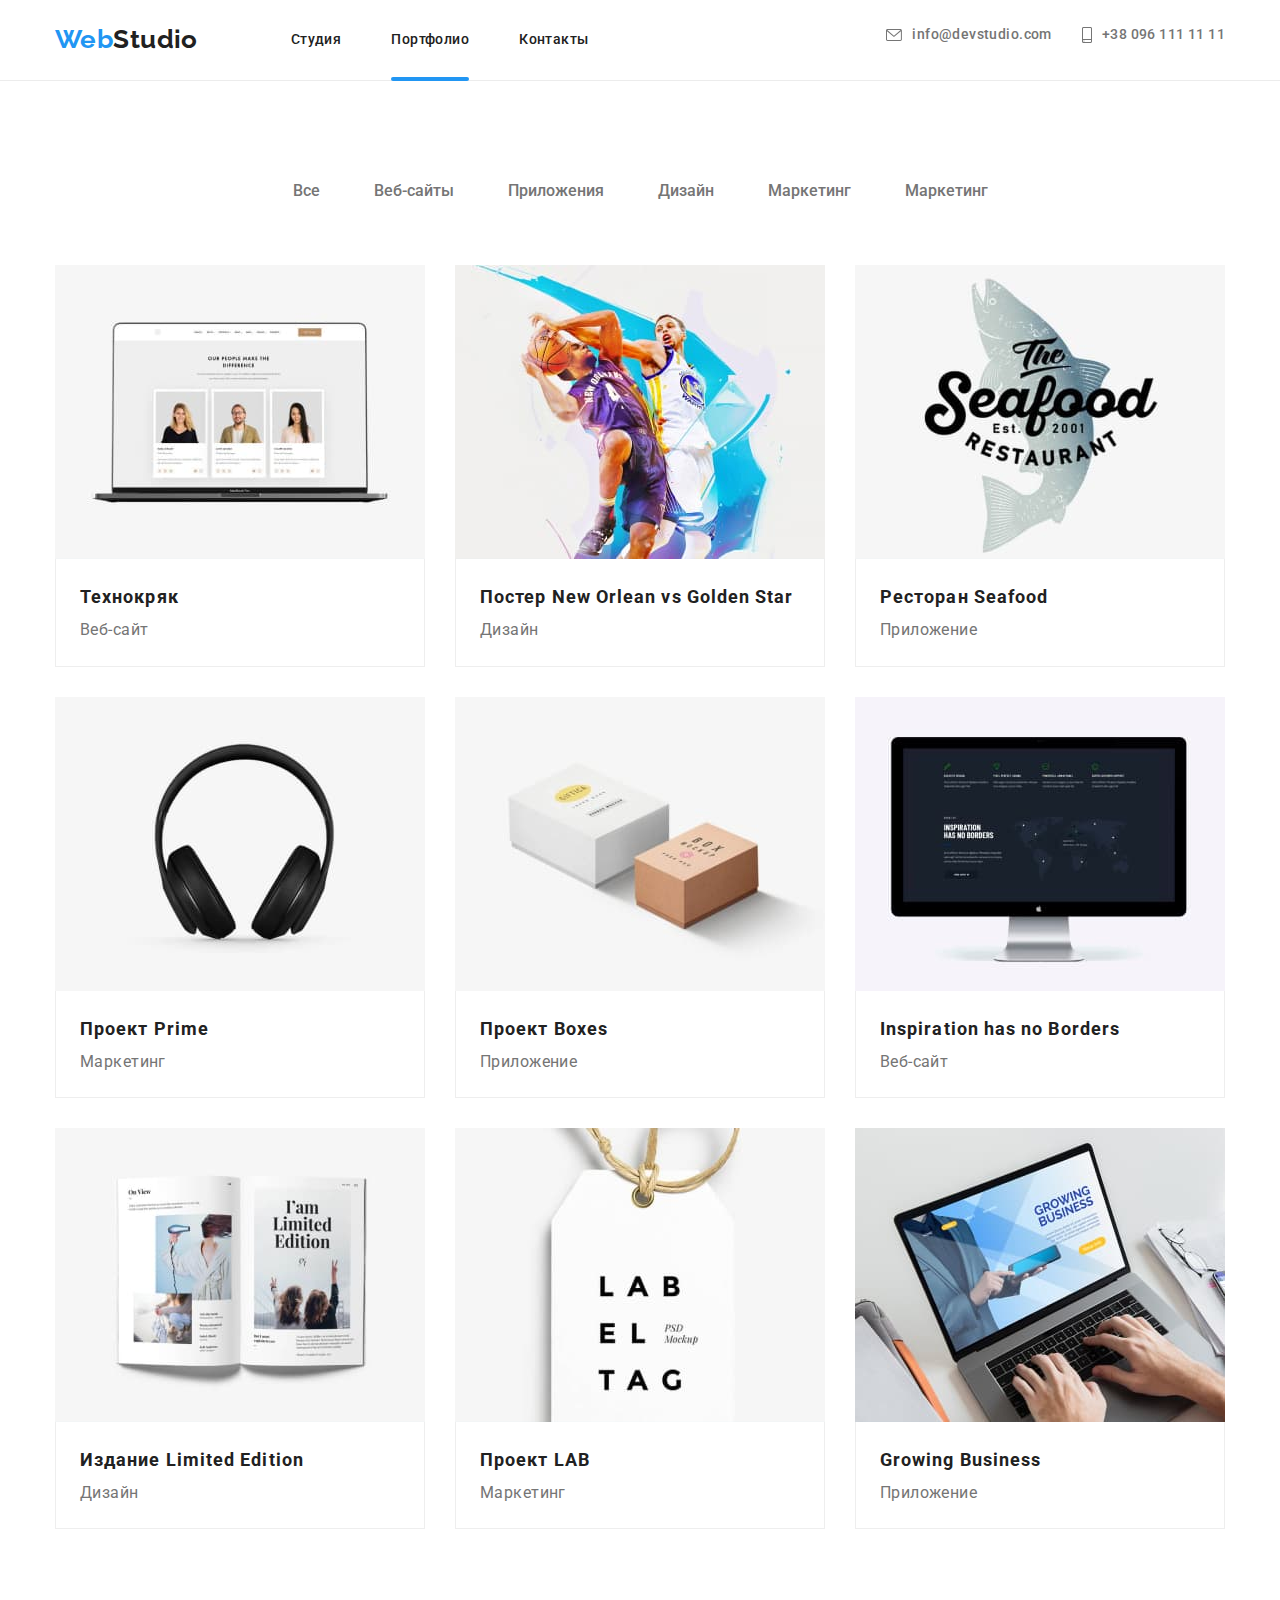
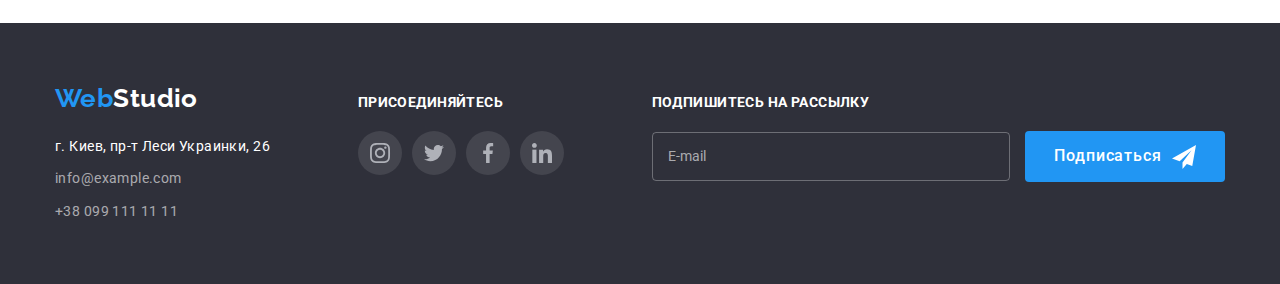
<file: portfolio.html>
<!DOCTYPE html>
<html lang="ru">
  <head>
    <meta charset="UTF-8" />
    <meta http-equiv="X-UA-Compatible" content="IE=edge" />
    <meta name="viewport" content="width=device-width, initial-scale=1.0" />
    <title>Document</title>
    <link rel="preconnect" href="https://fonts.gstatic.com" />
    <link
      href="https://fonts.googleapis.com/css2?family=Raleway:wght@700&family=Roboto:wght@400;500;700;900&display=swap"
      rel="stylesheet"
    />
    <link rel="stylesheet" href="./css/portfolio.min.css" />
  </head>
  <body>
    <header class="page-header">
      <div class="container page-header__inner">
        <a class="logo page-header__logo" href="./index.html" lang="en"
          ><span class="logo__accent">Web</span>Studio</a
        >
        <div class="mob-menu page-header__inner page-header__united-block">
          <div class="mob-menu-toggle mob-menu-toggle--inner">
            <svg class="mob-menu-icon" width="40" height="40">
              <use
                class="mob-menu-icon"
                href="./images/symbol-defs.svg#close-menu"
              ></use>
            </svg>
          </div>
          <nav class="page-header__nav">
            <ul class="nav-list">
              <li class="nav-list__item">
                <a class="nav-list__link" href="./index.html">Студия</a>
              </li>
              <li class="nav-list__item nav-list__item--active">
                <a class="nav-list__link" href="./portfolio.html">Портфолио</a>
              </li>
              <li class="nav-list__item">
                <a class="nav-list__link" href="">Контакты</a>
              </li>
            </ul>
          </nav>
          <div class="mob-menu__bottom">
            <ul class="page-header__contact-list">
              <li class="page-header__contact-item">
                <a
                  class="page-header__contact-link"
                  href="mailto:info@devstudio.com"
                >
                  <svg class="page-header__contact-icon" height="12" width="16">
                    <use href="./images/symbol-defs.svg#icon-envelope"></use>
                  </svg>
                  info@devstudio.com</a
                >
              </li>
              <li
                class="page-header__contact-item page-header__contact-phone--mob"
              >
                <a class="page-header__contact-link" href="tel:+380961111111">
                  <svg class="page-header__contact-icon" height="16" width="10">
                    <use href="./images/symbol-defs.svg#icon-smartphone"></use>
                  </svg>
                  +38 096 111 11 11</a
                >
              </li>
            </ul>
            <ul class="mob-menu__socials-list">
              <li class="mob-menu__socials-item">Instagram</li>
              <li class="mob-menu__socials-item">Twitter</li>
              <li class="mob-menu__socials-item">Facebook</li>
              <li class="mob-menu__socials-item">LinkedIn</li>
            </ul>
          </div>
        </div>
        <div class="mob-menu-toggle">
          <svg class="mob-menu-icon" width="40" height="40">
            <use href="./images/symbol-defs.svg#icon-burger"></use>
          </svg>
        </div>
      </div>
    </header>
    <main>
      <section class="section projects">
        <div class="projects__filters container">
          <div class="projects__filters-wrapper">
            <button class="projects__filter-elem" type="button">Все</button>
            <button class="projects__filter-elem" type="button">
              Веб-сайты
            </button>
            <button class="projects__filter-elem" type="button">
              Приложения
            </button>
            <button class="projects__filter-elem" type="button">Дизайн</button>
            <button class="projects__filter-elem" type="button">
              Маркетинг
            </button>
            <button class="projects__filter-elem" type="button">
              Маркетинг
            </button>
          </div>
        </div>
        <div class="container">
          <ul class="projects__list">
            <li class="projects__item project">
              <div class="project__wrapper">
                <img
                  class="project__image"
                  src="./images/project-1.jpg"
                  alt="проект 1"
                  width="370"
                />
                <p class="project__description">
                  Технокряк это современная площадка распространения
                  коронавируса. Компании используют эту платформу для цифрового
                  шпионажа и атак на защищённые сервера конкурентов.
                </p>
              </div>
              <div class="project__data">
                <h2 class="project__name">Технокряк</h2>
                <p class="project__type">Веб-сайт</p>
              </div>
            </li>
            <li class="projects__item project">
              <div class="project__wrapper">
                <img
                  class="project__image"
                  src="./images/project-2.jpg"
                  alt="проект 2"
                  width="370"
                />
                <p class="project__description">
                  Технокряк это современная площадка распространения
                  коронавируса. Компании используют эту платформу для цифрового
                  шпионажа и атак на защищённые сервера конкурентов.
                </p>
              </div>
              <div class="project__data">
                <h2 class="project__name">Постер New Orlean vs Golden Star</h2>
                <p class="project__type">Дизайн</p>
              </div>
            </li>
            <li class="projects__item project">
              <div class="project__wrapper">
                <img
                  class="project__image"
                  src="./images/project-3.jpg"
                  alt="проект 3"
                  width="370"
                />
                <p class="project__description">
                  Технокряк это современная площадка распространения
                  коронавируса. Компании используют эту платформу для цифрового
                  шпионажа и атак на защищённые сервера конкурентов.
                </p>
              </div>
              <div class="project__data">
                <h2 class="project__name">Ресторан Seafood</h2>
                <p class="project__type">Приложение</p>
              </div>
            </li>
            <li class="projects__item project">
              <div class="project__wrapper">
                <img
                  class="project__image"
                  src="./images/project-4.jpg"
                  alt="проект 4"
                  width="370"
                />
                <p class="project__description">
                  Технокряк это современная площадка распространения
                  коронавируса. Компании используют эту платформу для цифрового
                  шпионажа и атак на защищённые сервера конкурентов.
                </p>
              </div>
              <div class="project__data">
                <h2 class="project__name">Проект Prime</h2>
                <p class="project__type">Маркетинг</p>
              </div>
            </li>
            <li class="projects__item project">
              <div class="project__wrapper">
                <img
                  class="project__image"
                  src="./images/project-5.jpg"
                  alt="проект 5"
                  width="370"
                />
                <p class="project__description">
                  Технокряк это современная площадка распространения
                  коронавируса. Компании используют эту платформу для цифрового
                  шпионажа и атак на защищённые сервера конкурентов.
                </p>
              </div>
              <div class="project__data">
                <h2 class="project__name">Проект Boxes</h2>
                <p class="project__type">Приложение</p>
              </div>
            </li>
            <li class="projects__item project">
              <div class="project__wrapper">
                <img
                  class="project__image"
                  src="./images/project-6.jpg"
                  alt="проект 6"
                  width="370"
                />
                <p class="project__description">
                  Технокряк это современная площадка распространения
                  коронавируса. Компании используют эту платформу для цифрового
                  шпионажа и атак на защищённые сервера конкурентов.
                </p>
              </div>
              <div class="project__data">
                <h2 class="project__name">Inspiration has no Borders</h2>
                <p class="project__type">Веб-сайт</p>
              </div>
            </li>
            <li class="projects__item project">
              <div class="project__wrapper">
                <img
                  class="project__image"
                  src="./images/project-7.jpg"
                  alt="проект 7"
                  width="370"
                />
                <p class="project__description">
                  Технокряк это современная площадка распространения
                  коронавируса. Компании используют эту платформу для цифрового
                  шпионажа и атак на защищённые сервера конкурентов.
                </p>
              </div>
              <div class="project__data">
                <h2 class="project__name">Издание Limited Edition</h2>
                <p class="project__type">Дизайн</p>
              </div>
            </li>
            <li class="projects__item project">
              <div class="project__wrapper">
                <img
                  class="project__image"
                  src="./images/project-8.jpg"
                  alt="проект 8"
                  width="370"
                />
                <p class="project__description">
                  Технокряк это современная площадка распространения
                  коронавируса. Компании используют эту платформу для цифрового
                  шпионажа и атак на защищённые сервера конкурентов.
                </p>
              </div>
              <div class="project__data">
                <h2 class="project__name">Проект LAB</h2>
                <p class="project__type">Маркетинг</p>
              </div>
            </li>
            <li class="projects__item project">
              <div class="project__wrapper">
                <img
                  class="project__image"
                  src="./images/project-9.jpg"
                  alt="проект 9"
                  width="370"
                />
                <p class="project__description">
                  Технокряк это современная площадка распространения
                  коронавируса. Компании используют эту платформу для цифрового
                  шпионажа и атак на защищённые сервера конкурентов.
                </p>
              </div>
              <div class="project__data">
                <h2 class="project__name">Growing Business</h2>
                <p class="project__type">Приложение</p>
              </div>
            </li>
          </ul>
        </div>
      </section>
    </main>
    <footer class="page-footer">
      <div class="page-footer__wrapper container">
        <div class="page-footer__col page-footer__col--md-6">
          <a
            class="page-footer__logo logo logo--white"
            href="./index.html"
            lang="en"
            ><span class="logo__accent">Web</span>Studio</a
          >
          <address class="page-footer__contacts">
            <span class="page-footer__address">
              г. Киев, пр-т Леси Украинки, 26
            </span>
            <span class="page-footer__mail">info@example.com</span>
            <span class="page-footer__phone">+38 099 111 11 11</span>
          </address>
        </div>
        <div class="page-footer__col page-footer__col--md-6">
          <b class="subscribe-offer">Присоединяйтесь</b>
          <ul class="socials">
            <li class="socials__item">
              <a class="socials__link page-footer__social-link" href="">
                <svg height="20" class="socials__icon">
                  <use href="./images/symbol-defs.svg#icon-instagram"></use>
                </svg>
              </a>
            </li>
            <li class="socials__item">
              <a class="socials__link page-footer__social-link" href="">
                <svg height="20" class="socials__icon">
                  <use href="./images/symbol-defs.svg#icon-twitter"></use>
                </svg>
              </a>
            </li>
            <li class="socials__item">
              <a class="socials__link page-footer__social-link" href="">
                <svg height="20" class="socials__icon">
                  <use href="./images/symbol-defs.svg#icon-facebook"></use>
                </svg>
              </a>
            </li>
            <li class="socials__item">
              <a class="socials__link page-footer__social-link" href="">
                <svg height="20" class="socials__icon">
                  <use href="./images/symbol-defs.svg#icon-linkedin"></use>
                </svg>
              </a>
            </li>
          </ul>
        </div>
        <div class="page-footer__col">
          <b class="subscribe-offer">Подпишитесь на рассылку</b>
          <form class="subscribe-form">
            <input
              type="email"
              name="email"
              class="subscribe-form__input"
              placeholder="E-mail"
            />
            <button class="page-button" type="submit">
              <span>Подписаться</span>
              <svg width="24" height="24" class="page-button__icon--append">
                <use href="./images/symbol-defs.svg#icon-subscribe"></use>
              </svg>
            </button>
          </form>
        </div>
      </div>
    </footer>
    <script src="./js/mobile-menu.js"></script>
  </body>
</html>
</file>
<file: css/portfolio.min.css>
/*! modern-normalize v1.0.0 | MIT License | https://github.com/sindresorhus/modern-normalize */*,*::before,*::after{-webkit-box-sizing:border-box;box-sizing:border-box}:root{-moz-tab-size:4;-o-tab-size:4;tab-size:4}html{line-height:1.15;-webkit-text-size-adjust:100%}body{margin:0}body{font-family:system-ui,-apple-system,"Segoe UI",Roboto,Helvetica,Arial,sans-serif,"Apple Color Emoji","Segoe UI Emoji"}hr{height:0;color:inherit}abbr[title]{-webkit-text-decoration:underline dotted;text-decoration:underline dotted}b,strong{font-weight:bolder}code,kbd,samp,pre{font-family:ui-monospace, SFMono-Regular, Consolas, 'Liberation Mono', Menlo, monospace;font-size:1em}small{font-size:80%}sub,sup{font-size:75%;line-height:0;position:relative;vertical-align:baseline}sub{bottom:-0.25em}sup{top:-0.5em}table{text-indent:0;border-color:inherit}button,input,optgroup,select,textarea{font-family:inherit;font-size:100%;line-height:1.15;margin:0}button,select{text-transform:none}button,[type='button'],[type='reset'],[type='submit']{-webkit-appearance:button}::-moz-focus-inner{border-style:none;padding:0}:-moz-focusring{outline:1px dotted ButtonText}:-moz-ui-invalid{box-shadow:none}legend{padding:0}progress{vertical-align:baseline}::-webkit-inner-spin-button,::-webkit-outer-spin-button{height:auto}[type='search']{-webkit-appearance:textfield;outline-offset:-2px}::-webkit-search-decoration{-webkit-appearance:none}::-webkit-file-upload-button{-webkit-appearance:button;font:inherit}summary{display:list-item}.sr-only{clip:rect(0 0 0 0);-webkit-clip-path:inset(50%);clip-path:inset(50%);height:1px;overflow:hidden;position:absolute;white-space:nowrap;width:1px}body{font-family:Roboto,sans-serif;font-size:14px;line-height:1.14;color:#757575;letter-spacing:.03em}ul{list-style:none;margin:0;padding:0}button{cursor:pointer;outline:none}h1,h2,h3,h4,h5{margin:0}p{margin:0}.container{max-width:480px;padding-left:15px;padding-right:15px;margin-left:auto;margin-right:auto}@media screen and (min-width: 768px){.container{max-width:768px}}@media screen and (min-width: 1200px){.container{max-width:1200px}}.page-header{min-height:60px;border-bottom:1px solid #ececec}@media screen and (max-width: 767px){.page-header{padding:10px 0}}.page-header__inner{display:-webkit-box;display:-ms-flexbox;display:flex;-webkit-box-pack:justify;-ms-flex-pack:justify;justify-content:space-between;-webkit-box-align:center;-ms-flex-align:center;align-items:center}@media screen and (min-width: 768px) and (max-width: 1199px){.page-header__logo{-webkit-box-flex:1;-ms-flex-positive:1;flex-grow:1}}@media screen and (min-width: 1200px){.page-header__logo{margin-right:93px}}@media screen and (max-width: 767px){.page-header__nav{margin-bottom:20px;width:100%}}@media screen and (min-width: 767px){.page-header__united-block{-webkit-box-flex:1;-ms-flex-positive:1;flex-grow:1}}.page-header__contact-list{display:-webkit-box;display:-ms-flexbox;display:flex}@media screen and (max-width: 1199px){.page-header__contact-list{-webkit-box-orient:vertical;-webkit-box-direction:normal;-ms-flex-direction:column;flex-direction:column}}@media screen and (max-width: 767px){.page-header__contact-list{-webkit-box-orient:vertical;-webkit-box-direction:reverse;-ms-flex-flow:column-reverse;flex-flow:column-reverse;margin-bottom:54px;width:100%}}@media screen and (max-width: 767px){.page-header__contact-item{font-size:24px}}@media screen and (min-width: 768px){.page-header__contact-item:not(:last-child){margin-bottom:10px}}@media screen and (min-width: 1200px){.page-header__contact-item:not(:last-child){margin-right:30px}}@media screen and (max-width: 767px){.page-header__contact-phone--mob{margin-bottom:32px;font-size:34px;color:#2196f3}}.page-header__contact-link{display:inline-block;text-decoration:none;color:inherit}.page-header__contact-link:hover,.page-header__contact-link:focus{color:#2196f3}@media screen and (min-width: 768px){.page-header__contact-link{display:-webkit-box;display:-ms-flexbox;display:flex;-webkit-box-align:center;-ms-flex-align:center;align-items:center;font-weight:500;--color3: #757575;--color5: #757575}.page-header__contact-link:hover,.page-header__contact-link:focus{--color3: #2196f3;--color5: #2196f3}}@media screen and (max-width: 767px){.page-header__contact-icon{display:none}}@media screen and (min-width: 768px){.page-header__contact-icon{margin-right:10px}}.logo{font-family:Raleway, sans-serif;font-size:26px;font-weight:700;line-height:1.2;text-decoration:none;color:#212121}.logo--white{color:#fff}.logo__accent{color:#2196f3}@media screen and (min-width: 768px){.nav-list{display:-webkit-box;display:-ms-flexbox;display:flex}}@media screen and (max-width: 767px){.nav-list__item{font-size:40px}.nav-list__item:not(:last-child){margin-bottom:35px}}@media screen and (min-width: 768px){.nav-list__item{position:relative}.nav-list__item:not(:last-child){margin-right:50px}.nav-list__item--active::after{content:'';position:absolute;bottom:-1px;left:0;width:100%;height:4px;background-color:#2196f3;border-radius:2px}}.nav-list__link{font-weight:500;color:#212121;text-decoration:none}@media screen and (min-width: 768px){.nav-list__link{display:block;padding-top:32px;padding-bottom:32px}}.nav-list__link:hover,.nav-list__link:focus{color:#2196f3}@media screen and (max-width: 767px){.mob-menu:not(.is-open){display:none}.mob-menu.is-open{position:fixed;z-index:100;top:0;left:0;width:100%;height:100vh;display:-webkit-box;display:-ms-flexbox;display:flex;padding:48px 40px;-ms-flex-wrap:wrap;flex-wrap:wrap;-ms-flex-line-pack:justify;align-content:space-between;background-color:#fff}}@media screen and (max-width: 767px){.mob-menu-toggle--inner{position:absolute;top:10px;right:15px}}@media screen and (min-width: 768px){.mob-menu-toggle{display:none}}@media screen and (max-width: 767px){.mob-menu-icon:hover{fill:#2196f3}}@media screen and (min-width: 768px){.mob-menu-icon{display:none}}.mob-menu__socials-list{display:-webkit-box;display:-ms-flexbox;display:flex;-ms-flex-wrap:wrap;flex-wrap:wrap;margin:0 -10px}@media screen and (max-width: 767px){.mob-menu__socials-list{display:-webkit-box;display:-ms-flexbox;display:flex;-ms-flex-wrap:wrap;flex-wrap:wrap;margin:0 -10px}}@media screen and (min-width: 768px){.mob-menu__socials-list{display:none}}.mob-menu__socials-item{padding:0 10px;margin-top:10px;font-size:18px;line-height:1.2;color:#2196f3}.mob-menu__socials-item:not(:last-child){border-right:1px solid rgba(33,33,33,0.2)}.page-button{display:-webkit-inline-box;display:-ms-inline-flexbox;display:inline-flex;-webkit-box-align:center;-ms-flex-align:center;align-items:center;-webkit-box-pack:center;-ms-flex-pack:center;justify-content:center;padding:9px 25px;border-radius:4px;min-width:200px;border:1px solid transparent;font-size:16px;font-weight:500;line-height:1.9;letter-spacing:0.06em;color:#fff;background-color:#2196f3}.page-button__icon--append{margin-left:10px}.section{padding-top:60px;padding-bottom:60px}@media screen and (min-width: 1199px){.section{padding-top:94px;padding-bottom:94px}}.section-title{margin-bottom:50px;font-size:36px;font-weight:700;text-align:center;color:#212121}.socials{display:-webkit-inline-box;display:-ms-inline-flexbox;display:inline-flex;-webkit-box-align:center;-ms-flex-align:center;align-items:center}.socials__item:not(:last-child){margin-right:10px}.socials__link{display:-webkit-box;display:-ms-flexbox;display:flex;-webkit-box-align:center;-ms-flex-align:center;align-items:center;-webkit-box-pack:center;-ms-flex-pack:center;justify-content:center;width:44px;height:44px;border-radius:50%;--color4: #afb1b8}.socials__link:hover{background-color:#2196f3;--color4: #fff}.projects__filters{margin-bottom:40px}@media screen and (min-width: 768px){.projects__filters{margin-bottom:30px}}@media screen and (min-width: 1200px){.projects__filters{margin-bottom:50px}}.projects__filters-wrapper{display:-webkit-box;display:-ms-flexbox;display:flex;-ms-flex-wrap:wrap;flex-wrap:wrap;margin:0 -4px -8px}@media screen and (min-width: 768px){.projects__filters-wrapper{-webkit-box-pack:center;-ms-flex-pack:center;justify-content:center}}.projects__filter-elem{margin:0 4px 8px;padding:6px 22px;border-radius:4px;border:1px solid transparent;color:var(--highlight-color);font-weight:500;font-size:16px;background-color:var(--light-grey)}.projects__filter-elem:hover{color:#fff;background-color:#2196f3}.projects__list{-webkit-box-align:stretch;-ms-flex-align:stretch;align-items:stretch}@media screen and (min-width: 768px){.projects__list{display:-webkit-box;display:-ms-flexbox;display:flex;-ms-flex-wrap:wrap;flex-wrap:wrap;margin:-15px}}.projects__item{display:-webkit-box;display:-ms-flexbox;display:flex;-webkit-box-orient:vertical;-webkit-box-direction:normal;-ms-flex-direction:column;flex-direction:column}@media screen and (max-width: 767px){.projects__item:not(:last-child){margin-bottom:30px}}@media screen and (min-width: 768px){.projects__item{width:calc((100% - 60px) / 2);margin:15px}}@media screen and (min-width: 1200px){.projects__item{width:calc((100% - 90px) / 3)}}.project{background-color:#fff}.project:hover{-webkit-box-shadow:0px 1px 1px rgba(0,0,0,0.12),0px 4px 4px rgba(0,0,0,0.06),1px 4px 6px rgba(0,0,0,0.16);box-shadow:0px 1px 1px rgba(0,0,0,0.12),0px 4px 4px rgba(0,0,0,0.06),1px 4px 6px rgba(0,0,0,0.16)}.project__wrapper{position:relative;overflow:hidden}.project__image{display:block;width:100%}.project__description{position:absolute;top:0;width:100%;height:100%;padding:24px;display:-webkit-box;display:-ms-flexbox;display:flex;-webkit-box-align:center;-ms-flex-align:center;align-items:center;font-size:18px;line-height:1.5;color:#fff;background-color:rgba(33,150,243,0.9);-webkit-transform:translateY(100%);transform:translateY(100%);-webkit-transition:-webkit-transform 250ms cubic-bezier(0.4, 0, 0.2, 1);transition:-webkit-transform 250ms cubic-bezier(0.4, 0, 0.2, 1);transition:transform 250ms cubic-bezier(0.4, 0, 0.2, 1);transition:transform 250ms cubic-bezier(0.4, 0, 0.2, 1), -webkit-transform 250ms cubic-bezier(0.4, 0, 0.2, 1)}.project:hover .project__description{-webkit-transform:translateY(0);transform:translateY(0)}.project__data{-webkit-box-flex:1;-ms-flex-positive:1;flex-grow:1;padding:20px 24px;border:1px solid #eeeeee;border-top:none}.project__name{font-size:18px;font-weight:700;line-height:2;letter-spacing:0.06em;color:#212121}.project__type{font-size:16px;line-height:1.9}.page-footer{padding-top:60px;padding-bottom:60px;background-color:#2f303a}@media screen and (min-width: 768px){.page-footer__wrapper{display:-webkit-box;display:-ms-flexbox;display:flex;-ms-flex-wrap:wrap;flex-wrap:wrap;-webkit-box-align:baseline;-ms-flex-align:baseline;align-items:baseline;-webkit-box-pack:center;-ms-flex-pack:center;justify-content:center}}@media screen and (max-width: 1199px){.page-footer__wrapper{margin-bottom:-60px}}@media screen and (min-width: 1200px){.page-footer__wrapper{-webkit-box-pack:justify;-ms-flex-pack:justify;justify-content:space-between}}@media screen and (min-width: 768px) and (max-width: 1199px){.page-footer__col--md-6{width:50%}}@media screen and (max-width: 1199px){.page-footer__col{margin-bottom:60px;text-align:center}}@media screen and (min-width: 1200px){.page-footer__col:not(:last-child){margin-right:15px}}.page-footer__logo{display:block;margin-bottom:20px}.page-footer__contacts{font-style:normal;line-height:1.7;color:rgba(255,255,255,0.6)}.page-footer__address{display:block;margin-bottom:9px;color:#fff}.page-footer__mail{display:block;margin-bottom:9px}.page-footer__phone{display:block}.page-footer__social-link{--color3: $white-color;background-color:rgba(255,255,255,0.1)}.subscribe-offer{display:block;margin-bottom:20px;text-transform:uppercase;font-weight:700;color:#fff}.subscribe-form__input{width:450px;max-width:100%;padding:15px 15px;color:rgba(255,255,255,0.6);border:1px solid rgba(255,255,255,0.3);border-radius:4px;background-color:transparent}@media screen and (max-width: 1199px){.subscribe-form__input{display:block;margin-bottom:20px}}@media screen and (min-width: 1200px){.subscribe-form__input{margin-right:12px;width:358px}}.subscribe-form__input::-webkit-input-placeholder{color:rgba(255,255,255,0.6)}.subscribe-form__input:-ms-input-placeholder{color:rgba(255,255,255,0.6)}.subscribe-form__input::-ms-input-placeholder{color:rgba(255,255,255,0.6)}.subscribe-form__input::placeholder{color:rgba(255,255,255,0.6)}
/*# sourceMappingURL=portfolio.min.css.map */
</file>
